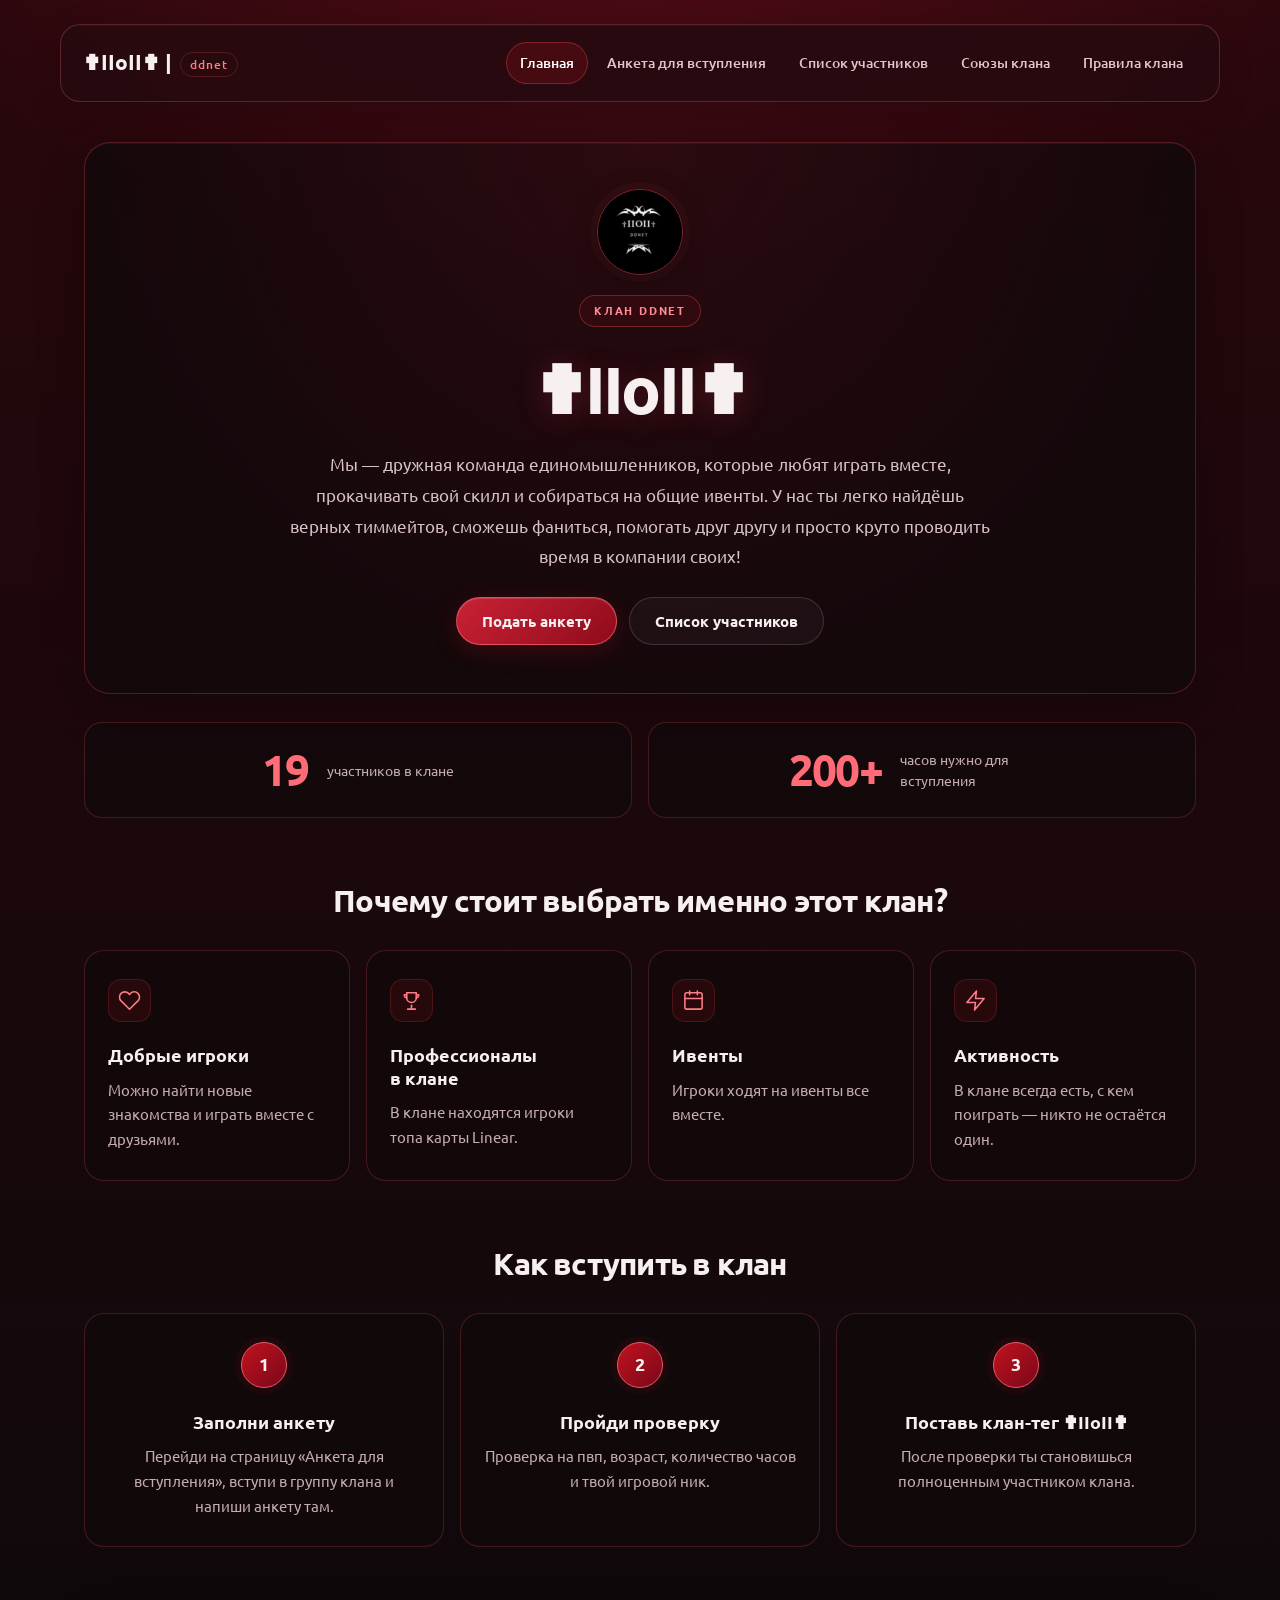
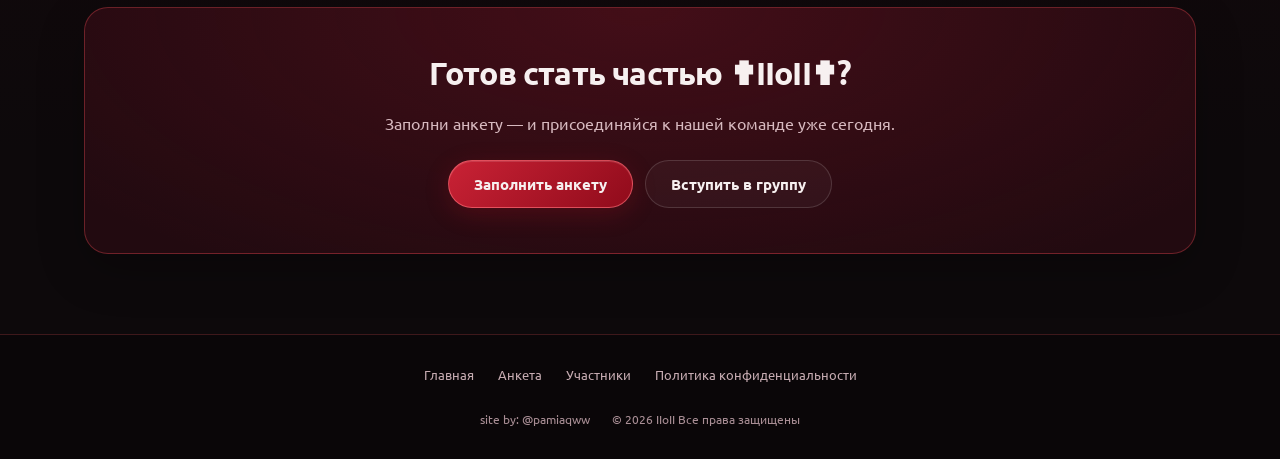
<file: index.html>
<!DOCTYPE html>
<html lang="ru">
<head>
    <meta charset="UTF-8">
    <meta name="viewport" content="width=device-width, initial-scale=1.0">
    <title>IIoII - clan ddnet</title>
    <meta http-equiv="Content-Security-Policy" content="default-src 'self'; script-src 'self' 'unsafe-inline'; style-src 'self' 'unsafe-inline'; img-src 'self'; font-src 'self'; object-src 'none'; base-uri 'self'; form-action 'self'">
    <link rel="stylesheet" href="style.css?v=20261112">
    <link rel="icon" type="image/png" href="img/photo_2026-10-10_19-00-03.jpg">
    <script>document.documentElement.classList.add('js');</script>
    <!-- <script src="script.js"></script> -->
</head>
<body>
    <nav>
        <div class="h1">
            <h1>✟IIoII✟ | <span class="tag">ddnet</span></h1>
        </div>
        <input type="checkbox" id="nav-toggle" class="nav-toggle">
        <label for="nav-toggle" class="burger" aria-label="Открыть меню">
            <span></span>
            <span></span>
            <span></span>
        </label>
        <ul>
            <li><a href="index.html" aria-current="page">Главная</a></li>
            <li><a href="requirements.html">Анкета для вступления</a></li>
            <li><a href="members.html">Список участников</a></li>
            <li><a href="team.html">Союзы клана</a></li>
            <li><a href="rules.html">Правила клана</a></li>
        </ul>
    </nav>

    <div class="content">
        <section class="hero reveal">
            <img class="hero-logo" src="img/photo_2026-10-10_19-00-03.jpg" alt="Эмблема клана IIoII">
            <span class="hero-badge">клан DDNet</span>
            <h1>✟IIoII✟</h1>
            <p>Мы — дружная команда единомышленников, которые любят играть вместе, прокачивать свой скилл и собираться на общие ивенты. У нас ты легко найдёшь верных тиммейтов, сможешь фаниться, помогать друг другу и просто круто проводить время в компании своих!</p>
            <div class="hero-btns">
                <a class="btn btn-primary" href="requirements.html">Подать анкету</a>
                <a class="btn" href="members.html">Список участников</a>
            </div>
        </section>

        <section class="stats reveal">
            <div class="stat">
                <span class="num" data-target="19">0</span>
                <span class="stat-label">участников в клане</span>
            </div>
            <div class="stat">
                <span class="num" data-target="200" data-suffix="+">0</span>
                <span class="stat-label">часов нужно для вступления</span>
            </div>
        </section>

        <h2 class="section-title reveal">Почему стоит выбрать именно этот клан?</h2>
        <div class="about">
            <div class="card reveal">
                <span class="card-icon"><svg viewBox="0 0 24 24" aria-hidden="true"><path d="M20.8 4.6a5.5 5.5 0 0 0-7.8 0L12 5.7l-1-1.1a5.5 5.5 0 0 0-7.8 7.8l1.1 1L12 21.2l7.7-7.8 1.1-1a5.5 5.5 0 0 0 0-7.8z"/></svg></span>
                <h3>Добрые игроки</h3>
                <p>Можно найти новые знакомства и играть вместе с друзьями.</p>
            </div>
            <div class="card reveal">
                <span class="card-icon"><svg viewBox="0 0 24 24" aria-hidden="true"><path d="M8 21h8"/><path d="M12 17v4"/><path d="M7 4h10v5a5 5 0 0 1-10 0V4z"/><path d="M7 6H4.5a2.5 2.5 0 0 0 2.4 3H7"/><path d="M17 6h2.5a2.5 2.5 0 0 1-2.4 3H17"/></svg></span>
                <h3>Профессионалы в клане</h3>
                <p>В клане находятся игроки топа карты Linear.</p>
            </div>
            <div class="card reveal">
                <span class="card-icon"><svg viewBox="0 0 24 24" aria-hidden="true"><rect x="3" y="4" width="18" height="17" rx="2"/><path d="M16 2v4"/><path d="M8 2v4"/><path d="M3 10h18"/></svg></span>
                <h3>Ивенты</h3>
                <p>Игроки ходят на ивенты все вместе.</p>
            </div>
            <div class="card reveal">
                <span class="card-icon"><svg viewBox="0 0 24 24" aria-hidden="true"><path d="M13 2 3 14h9l-1 8 10-12h-9l1-8z"/></svg></span>
                <h3>Активность</h3>
                <p>В клане всегда есть, с кем поиграть — никто не остаётся один.</p>
            </div>
        </div>

        <h2 class="section-title reveal">Как вступить в клан</h2>
        <div class="steps">
            <div class="step reveal">
                <span class="step-num">1</span>
                <h3>Заполни анкету</h3>
                <p>Перейди на страницу «Анкета для вступления», вступи в группу клана и напиши анкету там.</p>
            </div>
            <div class="step reveal">
                <span class="step-num">2</span>
                <h3>Пройди проверку</h3>
                <p>Проверка на пвп, возраст, количество часов и твой игровой ник.</p>
            </div>
            <div class="step reveal">
                <span class="step-num">3</span>
                <h3>Поставь клан-тег ✟IIoII✟</h3>
                <p>После проверки ты становишься полноценным участником клана.</p>
            </div>
        </div>

        <section class="cta reveal">
            <h2>Готов стать частью ✟IIoII✟?</h2>
            <p>Заполни анкету — и присоединяйся к нашей команде уже сегодня.</p>
            <div class="hero-btns">
                <a class="btn btn-primary" href="requirements.html">Заполнить анкету</a>
                <a class="btn" href="https://t.me/+h7Ojsow1FG0yYzdi">Вступить в группу</a>
            </div>
        </section>
    </div>

    <footer>
        <div class="footer-links">
            <a href="index.html">Главная</a>
            <a href="requirements.html">Анкета</a>
            <a href="members.html">Участники</a>
            <a href="privacy.html">Политика конфиденциальности</a>
        </div>
        <div class="info">
            <p>site by: @pamiaqww</p>
            <p>© 2026 IIoII Все права защищены</p>
        </div>
    </footer>

    <script>
        (function () {
            var reveals = document.querySelectorAll('.reveal');
            var counters = document.querySelectorAll('.num[data-target]');

            if (!('IntersectionObserver' in window)) {
                reveals.forEach(function (el) { el.classList.add('visible'); });
                counters.forEach(function (el) {
                    el.textContent = el.dataset.target + (el.dataset.suffix || '');
                });
                return;
            }

            var io = new IntersectionObserver(function (entries) {
                entries.forEach(function (entry) {
                    if (!entry.isIntersecting) return;
                    entry.target.classList.add('visible');
                    io.unobserve(entry.target);
                });
            }, { threshold: 0.15 });
            reveals.forEach(function (el) { io.observe(el); });

            var cio = new IntersectionObserver(function (entries) {
                entries.forEach(function (entry) {
                    if (!entry.isIntersecting) return;
                    var el = entry.target;
                    var target = parseInt(el.dataset.target, 10);
                    var suffix = el.dataset.suffix || '';
                    var duration = 1300;
                    var start = performance.now();

                    function tick(now) {
                        var p = Math.min((now - start) / duration, 1);
                        var eased = 1 - Math.pow(1 - p, 3);
                        el.textContent = Math.round(target * eased) + suffix;
                        if (p < 1) requestAnimationFrame(tick);
                    }
                    requestAnimationFrame(tick);
                    cio.unobserve(el);
                });
            }, { threshold: 0.5 });
            counters.forEach(function (el) { cio.observe(el); });
        })();
    </script>
</body>
</html>
</file>
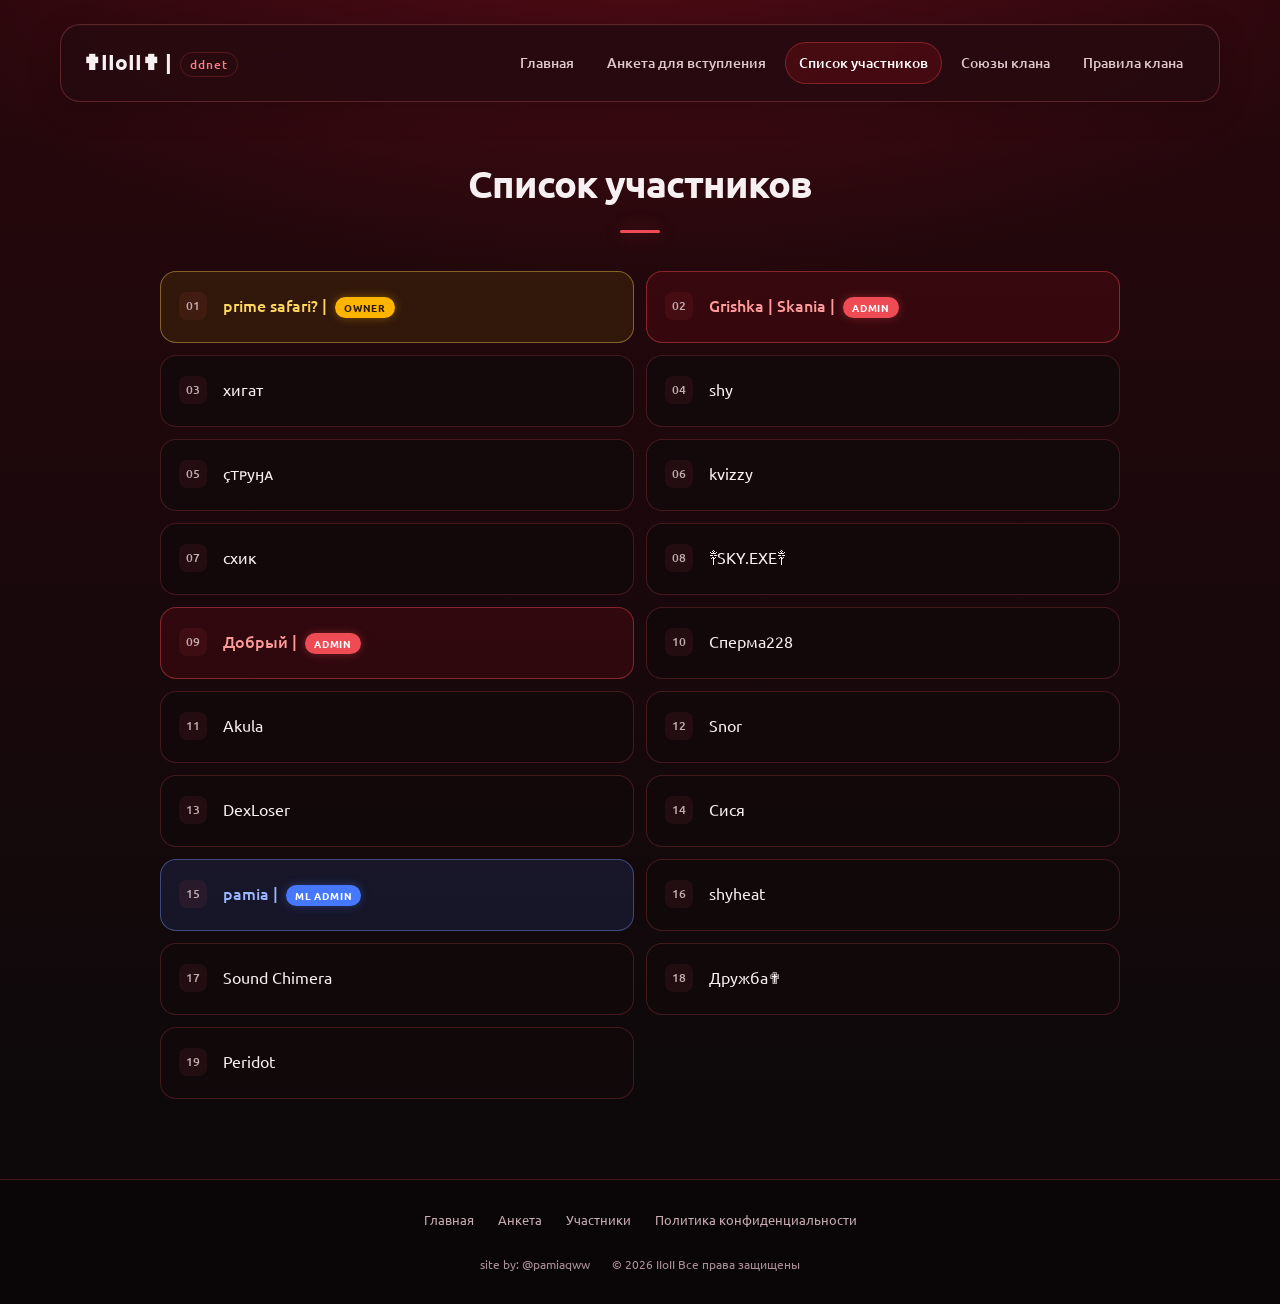
<file: members.html>
<!DOCTYPE html>
<html lang="ru">
<head>
    <meta charset="UTF-8">
    <meta name="viewport" content="width=device-width, initial-scale=1.0">
    <title>IIoII - clan ddnet</title>
    <meta http-equiv="Content-Security-Policy" content="default-src 'self'; script-src 'self' 'unsafe-inline'; style-src 'self' 'unsafe-inline'; img-src 'self'; font-src 'self'; object-src 'none'; base-uri 'self'; form-action 'self'">
    <link rel="icon" type="image/png" href="img/photo_2026-10-10_19-00-03.jpg">
    <link rel="stylesheet" href="style.css?v=20261112">
    <link rel="stylesheet" href="members.css?v=20261112">
</head>
<body class="page-members">
    <nav>
        <div class="h1">
            <h1>✟IIoII✟ | <span class="tag">ddnet</span></h1>
        </div>
        <input type="checkbox" id="nav-toggle" class="nav-toggle">
        <label for="nav-toggle" class="burger" aria-label="Открыть меню">
            <span></span>
            <span></span>
            <span></span>
        </label>
        <ul>
            <li><a href="index.html">Главная</a></li>
            <li><a href="requirements.html">Анкета для вступления</a></li>
            <li><a href="members.html" aria-current="page">Список участников</a></li>
            <li><a href="team.html">Союзы клана</a></li>
            <li><a href="rules.html">Правила клана</a></li>
        </ul>
    </nav>

    <div class="content">
        <h1>Список участников</h1>
        <div class="members">
            <p class="leader">prime safari? |</p> <!--1-->
            <p class="admin">Grishka | Skania |</p> <!--2-->
            <p>хигат</p> <!--3-->
            <p>shy</p> <!--4-->
            <p>çᴛᴘyӈᴀ</p> <!--5-->
            <p>kvizzy</p> <!--6-->
            <p>схик</p> <!--7-->
            <p>༒SKY.EXE༒</p> <!--8-->
            <p class="admin">Добрый |</p> <!--9-->
            <p>Сперма228</p> <!--10-->
            <p>Akula</p> <!--14-->
            <p>Snor</p> <!--11-->
            <p>DexLoser</p> <!--12-->
            <p>Сися</p> <!--13-->
            <p class="junior-admin">pamia |</p> <!--15-->
             <p>shyheat</p> <!--16-->
            <p>Sound Chimera</p> <!--17-->
            <p>Дружба✟</p> <!--18-->
            <p>Peridot</p> <!--19-->
        </div>
    </div>

    <footer>
        <div class="footer-links">
            <a href="index.html">Главная</a>
            <a href="requirements.html">Анкета</a>
            <a href="members.html">Участники</a>
            <a href="privacy.html">Политика конфиденциальности</a>
        </div>
        <div class="info">
            <p>site by: @pamiaqww</p>
            <p>© 2026 IIoII Все права защищены</p>
        </div>
    </footer>
</body>
</html>
</file>
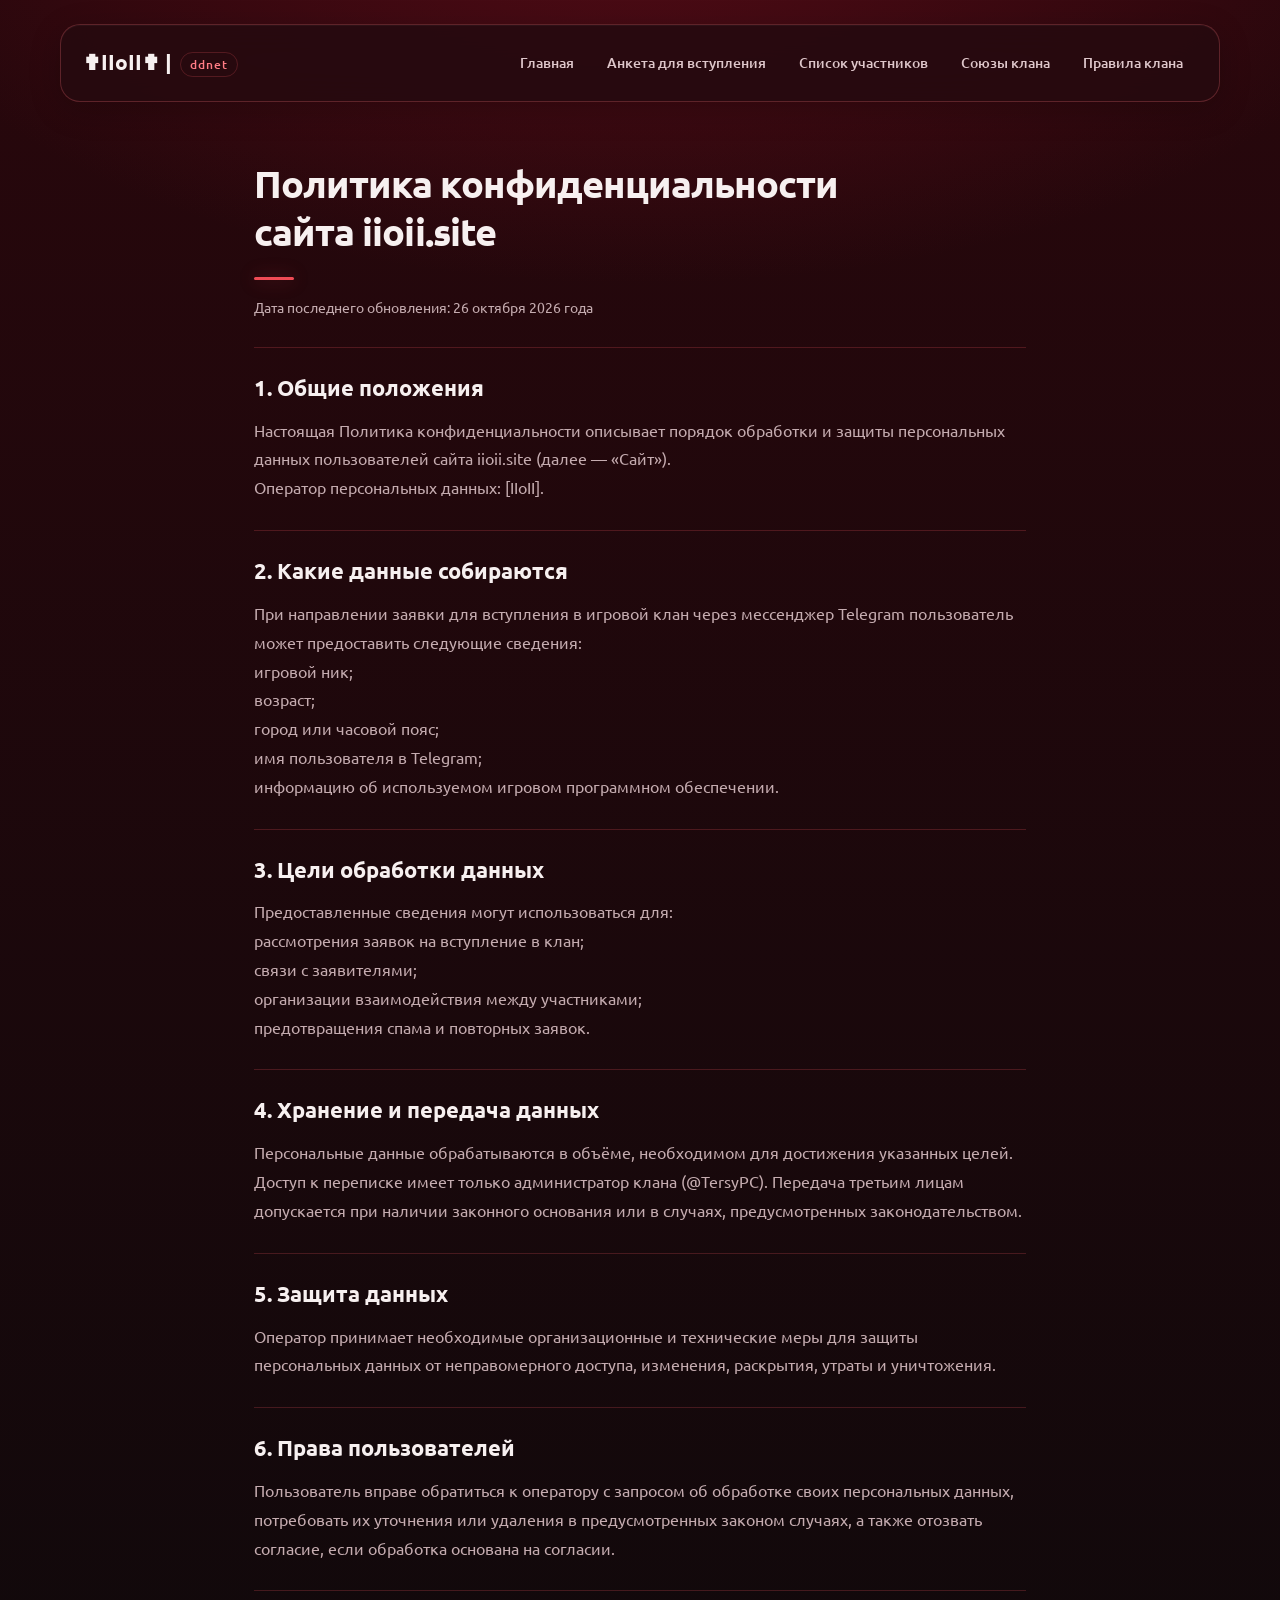
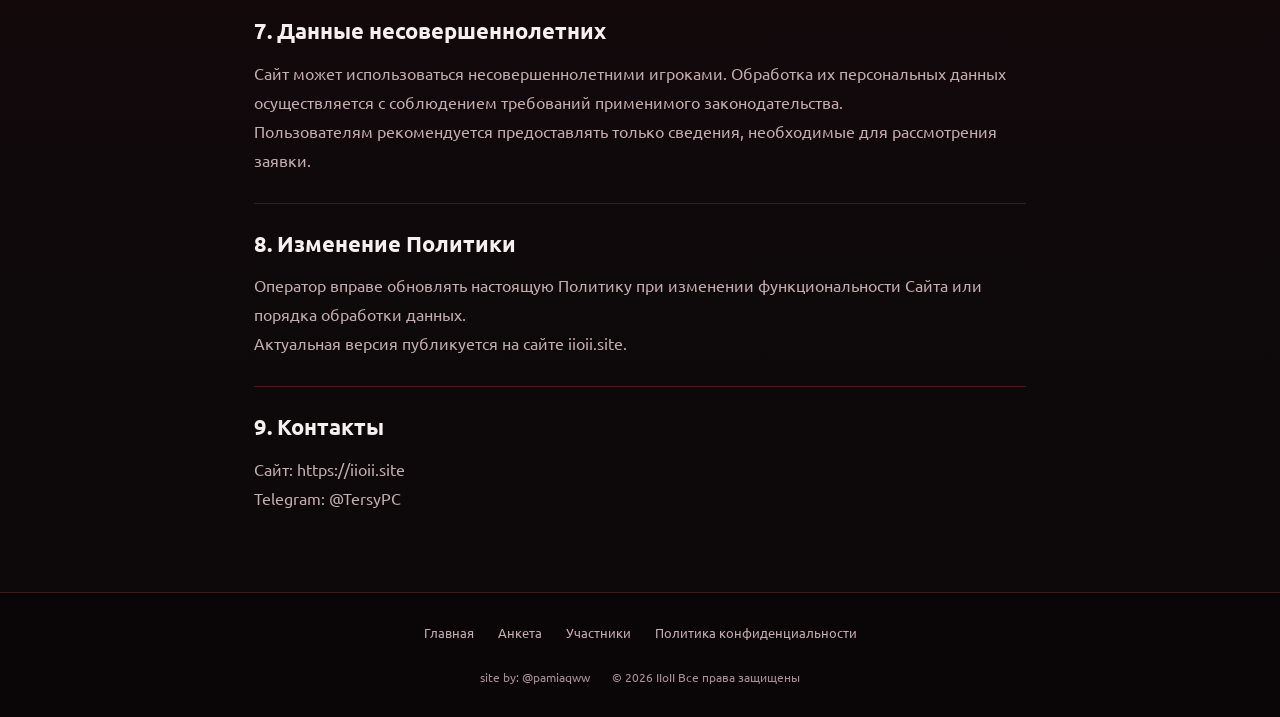
<file: privacy.html>
<!DOCTYPE html>
<html lang="ru">
<head>
    <meta charset="UTF-8">
    <meta name="viewport" content="width=device-width, initial-scale=1.0">
    <title>IIoII - clan ddnet</title>
    <meta http-equiv="Content-Security-Policy" content="default-src 'self'; script-src 'self' 'unsafe-inline'; style-src 'self' 'unsafe-inline'; img-src 'self'; font-src 'self'; object-src 'none'; base-uri 'self'; form-action 'self'">
    <link rel="stylesheet" href="style.css?v=20261112">
    <link rel="stylesheet" href="privacy.css?v=20261112">
    <link rel="icon" type="image/png" href="img/photo_2026-10-10_19-00-03.jpg">
</head>
<body class="page-privacy">
    <nav>
        <div class="h1">
            <h1>✟IIoII✟ | <span class="tag">ddnet</span></h1>
        </div>
        <input type="checkbox" id="nav-toggle" class="nav-toggle">
        <label for="nav-toggle" class="burger" aria-label="Открыть меню">
            <span></span>
            <span></span>
            <span></span>
        </label>
        <ul>
            <li><a href="index.html">Главная</a></li>
            <li><a href="requirements.html">Анкета для вступления</a></li>
            <li><a href="members.html">Список участников</a></li>
            <li><a href="team.html">Союзы клана</a></li>
            <li><a href="rules.html">Правила клана</a></li>
        </ul>
    </nav>

   <div class="content">
    <h1>Политика конфиденциальности сайта iioii.site</h1>
    <p>Дата последнего обновления: 26 октября 2026 года</p>
    <h3>1. Общие положения</h3>
    <p>Настоящая Политика конфиденциальности описывает порядок обработки и защиты персональных данных пользователей сайта iioii.site (далее — «Сайт»).<br>Оператор персональных данных: [IIoII].</p>
    <h3>2. Какие данные собираются</h3>
    <p>При направлении заявки для вступления в игровой клан через мессенджер Telegram пользователь может предоставить следующие сведения:<br>игровой ник;<br>возраст;<br>город или часовой пояс;<br>имя пользователя в Telegram;<br>информацию об используемом игровом программном обеспечении.</p>
    <h3>3. Цели обработки данных</h3>
    <p>Предоставленные сведения могут использоваться для:<br>рассмотрения заявок на вступление в клан;<br>связи с заявителями;<br>организации взаимодействия между участниками;<br>предотвращения спама и повторных заявок.</p>
    <h3>4. Хранение и передача данных</h3>
    <p>Персональные данные обрабатываются в объёме, необходимом для достижения указанных целей.<br>Доступ к переписке имеет только администратор клана (@TersyPC). Передача третьим лицам допускается при наличии законного основания или в случаях, предусмотренных законодательством.</p>
    <h3>5. Защита данных</h3>
    <p>Оператор принимает необходимые организационные и технические меры для защиты персональных данных от неправомерного доступа, изменения, раскрытия, утраты и уничтожения.</p>
    <h3>6. Права пользователей</h3>
    <p>Пользователь вправе обратиться к оператору с запросом об обработке своих персональных данных, потребовать их уточнения или удаления в предусмотренных законом случаях, а также отозвать согласие, если обработка основана на согласии.</p>
    <h3>7. Данные несовершеннолетних</h3>
    <p>Сайт может использоваться несовершеннолетними игроками. Обработка их персональных данных осуществляется с соблюдением требований применимого законодательства.<br>Пользователям рекомендуется предоставлять только сведения, необходимые для рассмотрения заявки.</p>
    <h3>8. Изменение Политики</h3>
    <p>Оператор вправе обновлять настоящую Политику при изменении функциональности Сайта или порядка обработки данных.<br>Актуальная версия публикуется на сайте iioii.site.</p>
    <h3>9. Контакты</h3>
    <p>Сайт: https://iioii.site<br>Telegram: @TersyPC</p>
</div>
    
    <footer>
        <div class="footer-links">
            <a href="index.html">Главная</a>
            <a href="requirements.html">Анкета</a>
            <a href="members.html">Участники</a>
            <a href="privacy.html">Политика конфиденциальности</a>
        </div>
        <div class="info">
            <p>site by: @pamiaqww</p>
            <p>© 2026 IIoII Все права защищены</p>
        </div>
    </footer>

</body>
</html>
</file>
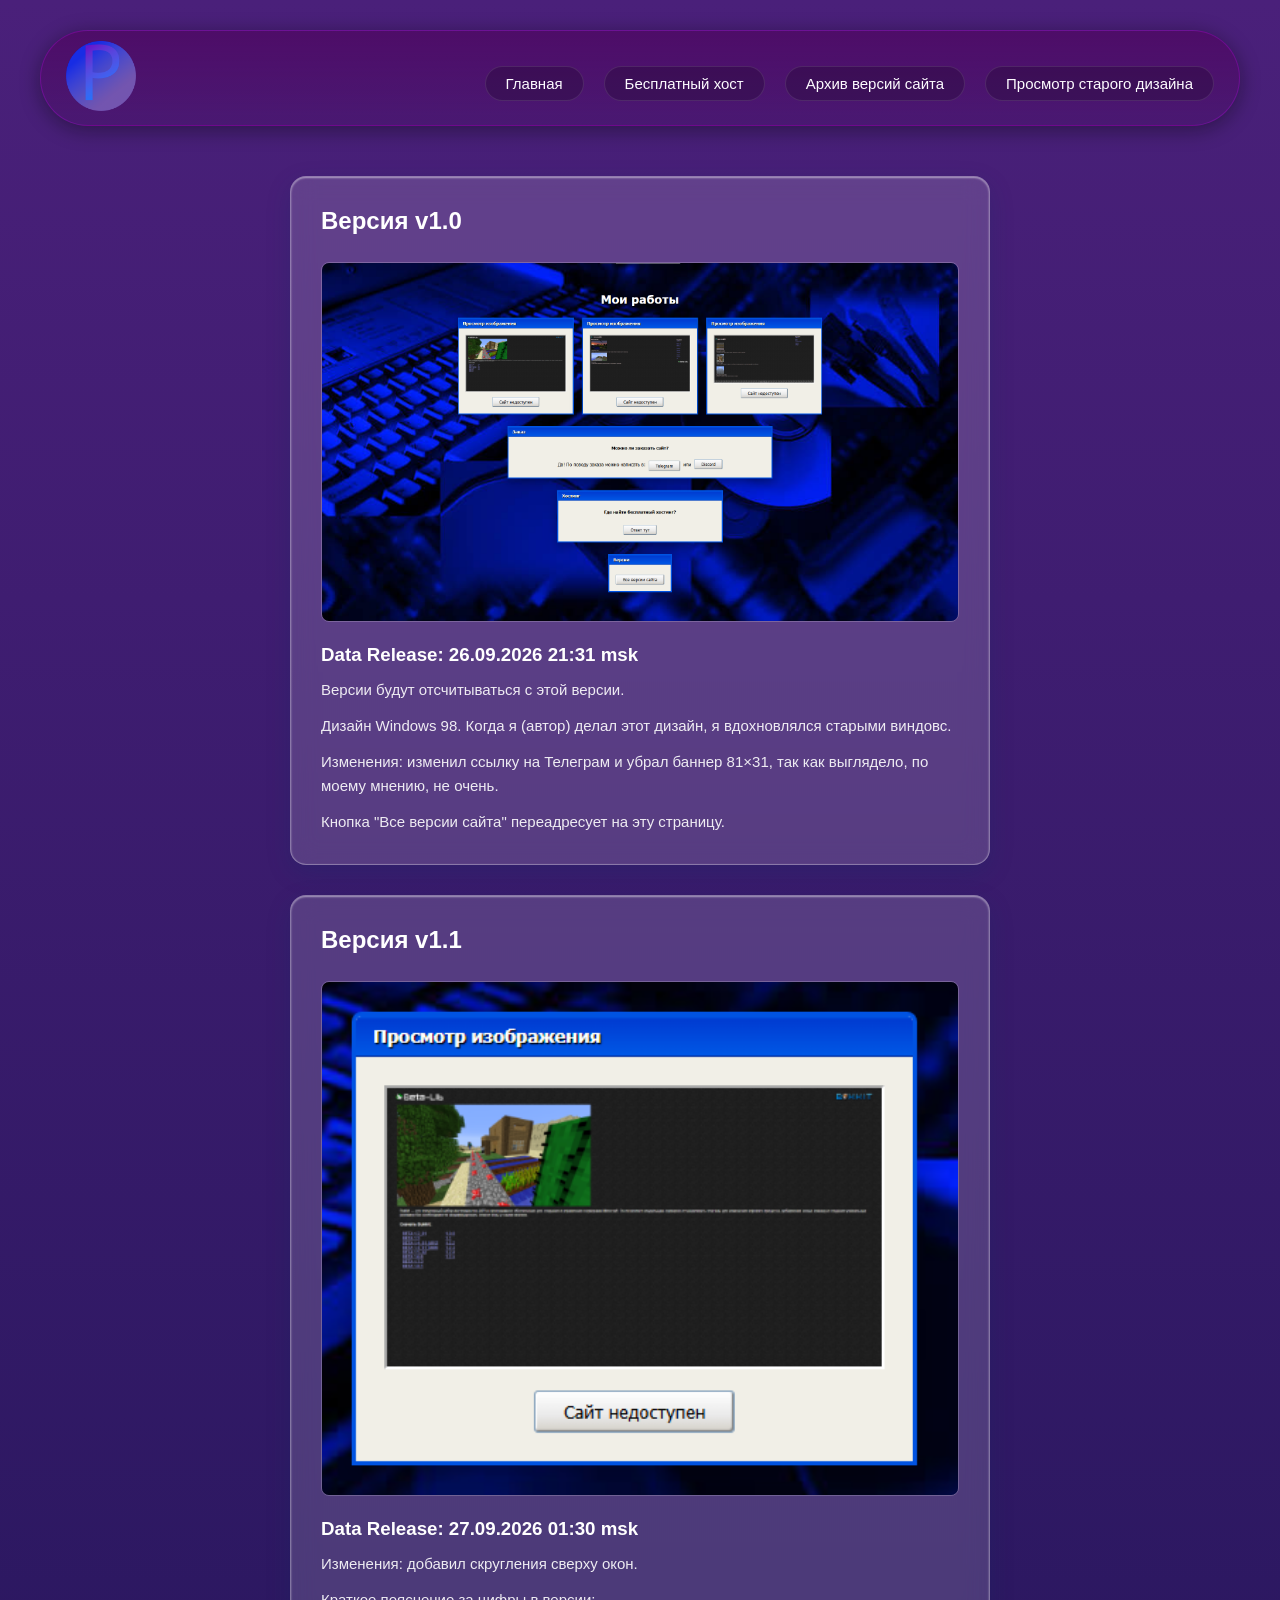
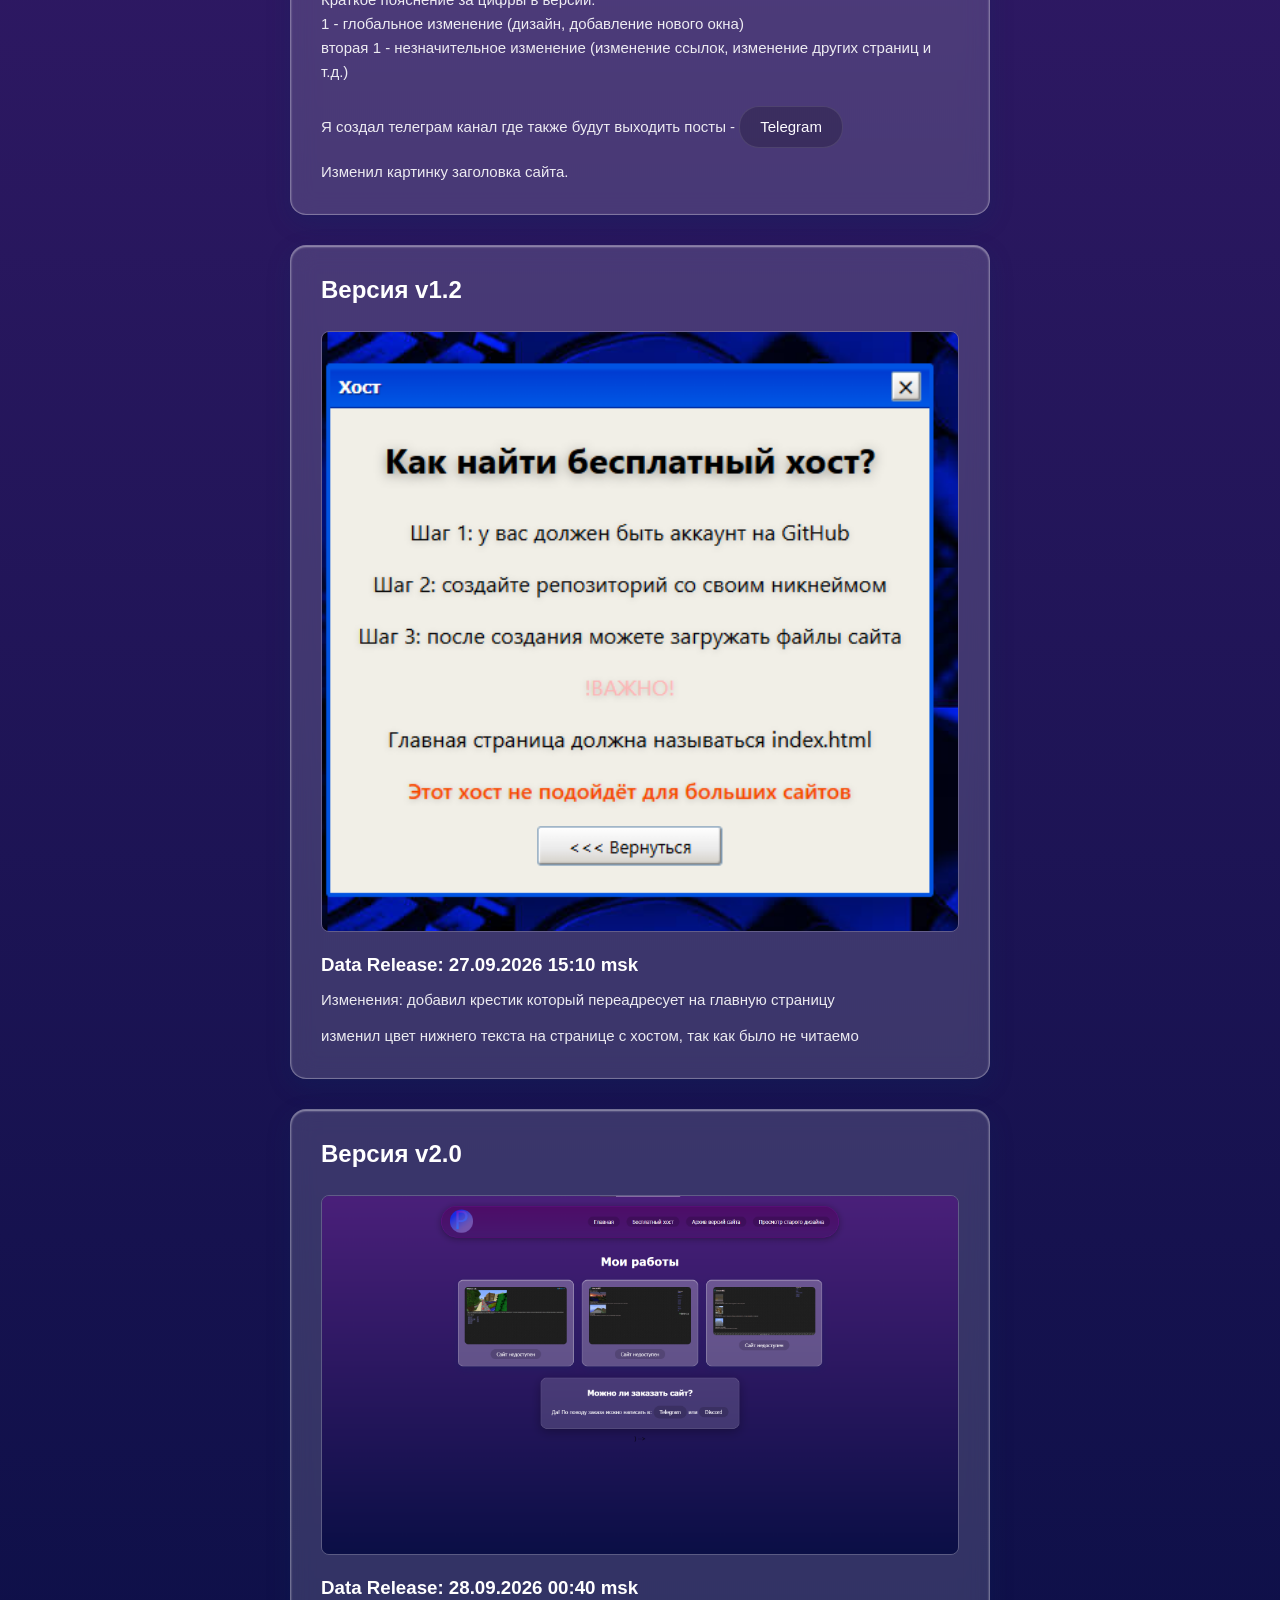
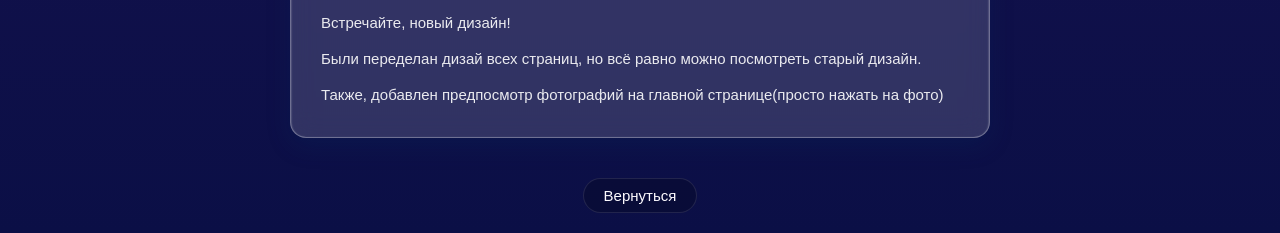
<file: releases.html>
<!DOCTYPE html>
<html lang="ru">
<head>
    <meta charset="UTF-8">
    <meta name="viewport" content="width=device-width, initial-scale=1.0">
    <title>Обновления сайта</title>
    <link rel="stylesheet" href="releases.css">
    <link rel="icon" type="image/png" href="img/p.png">
    <meta name="description" content="Архив версий сайта pamia.site">
</head>
<body>

    <nav>
        <div class="img-nav">
            <img src="img/p.png" style="width: 70px;">
        </div>
            <ul class="nav-ul">
                <li><a href="index.html" class="btn">Главная</a></li>
                <li><a href="host.html" class="btn">Бесплатный хост</a></li>
                <li><a href="releases.html" class="btn">Архив версий сайта</a></li>
                <li ><a href="index.html" class="btn">Просмотр старого дизайна</a></li>
            </ul>
    </nav>

    <div class="content">
        <div class="version">
            <div class="about">
                <h2>Версия v1.0</h2>
                <img src="img/Аннотация 2026-09-27 001821.png">
                <h3>Data Release: 26.09.2026 21:31 msk</h3>
                <p>Версии будут отсчитываться с этой версии.</p>
                <p>Дизайн Windows 98. Когда я (автор) делал этот дизайн, я вдохновлялся старыми виндовс.</p>
                <p>Изменения: изменил ссылку на Телеграм и убрал баннер 81×31, так как выглядело, по моему мнению, не очень.</p>
                <p>Кнопка "Все версии сайта" переадресует на эту страницу.</p>
            </div>
        </div>

    <div class="version">
        <div class="about">
            <h2>Версия v1.1</h2>
            <img src="img/Аннотация 2026-09-27 042142.png">
            <h3>Data Release: 27.09.2026 01:30 msk</h3>
            <p>Изменения: добавил скругления сверху окон.</p>
            <p>Краткое пояснение за цифры в версии:<br>
            1 - глобальное изменение (дизайн, добавление нового окна)<br>
            вторая 1 - незначительное изменение (изменение ссылок, изменение других страниц и т.д.)</p>
            <p>Я создал телеграм канал где также будут выходить посты - <a href="https://t.me/pamiawq" class="host-btn">Telegram</a></p>
            <p>Изменил картинку заголовка сайта.</p>
            </div>
        </div>

    <div class="version">
        <div class="about">
            <h2>Версия v1.2</h2>
            <img src="img/Аннотация 2026-09-27 190248.png">
            <h3>Data Release: 27.09.2026 15:10 msk</h3>
            <p>Изменения: добавил крестик который переадресует на главную страницу</p>
            <p>изменил цвет нижнего текста на странице с хостом, так как было не читаемо</p>
        </div>
    </div>
    <div class="version">
        <div class="about">
            <h2>Версия v2.0</h2>
            <img src="img//Снимок экрана 2026-09-28 042821.png">
            <h3>Data Release: 28.09.2026 00:40 msk</h3>
            <p>Встречайте, новый дизайн!</p>
            <p>Были переделан дизай всех страниц, но всё равно можно посмотреть старый дизайн.</p>
            <p>Также, добавлен предпосмотр фотографий на главной странице(просто нажать на фото)</p>
        </div>
    </div>
        <a href="index.html" class="host-btn">Вернуться</a>
    </div>

    <!-- <script src="transition.js"></script>
    <!-- <link rel="stylesheet" href="transition.css"> нереалезованная идея... -->
</body>
</html>
</file>
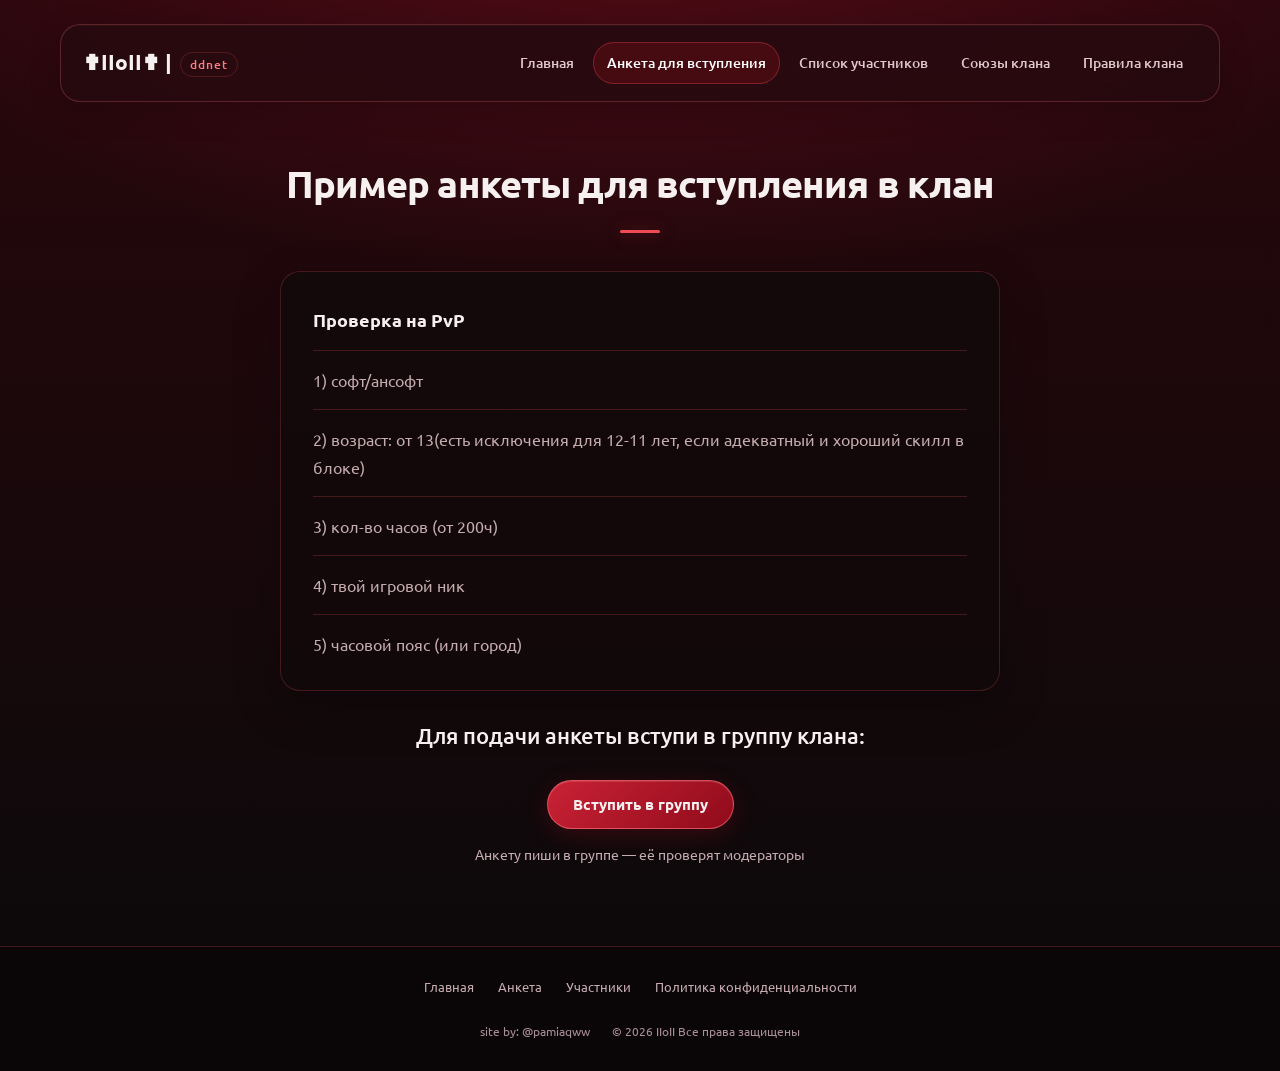
<file: requirements.html>
<!DOCTYPE html>
<html lang="ru">
<head>
    <meta charset="UTF-8">
    <meta name="viewport" content="width=device-width, initial-scale=1.0">
    <title>IIoII - clan ddnet</title>
    <meta http-equiv="Content-Security-Policy" content="default-src 'self'; script-src 'self' 'unsafe-inline'; style-src 'self' 'unsafe-inline'; img-src 'self'; font-src 'self'; object-src 'none'; base-uri 'self'; form-action 'self'">
    <link rel="stylesheet" href="style.css?v=20261112">
    <link rel="stylesheet" href="requirements.css?v=20261112b">
    <link rel="icon" type="image/png" href="img/photo_2026-10-10_19-00-03.jpg">
</head>
<body class="page-requirements">
    <nav>
        <div class="h1">
            <h1>✟IIoII✟ | <span class="tag">ddnet</span></h1>
        </div>
        <input type="checkbox" id="nav-toggle" class="nav-toggle">
        <label for="nav-toggle" class="burger" aria-label="Открыть меню">
            <span></span>
            <span></span>
            <span></span>
        </label>
        <ul>
            <li><a href="index.html">Главная</a></li>
            <li><a href="requirements.html" aria-current="page">Анкета для вступления</a></li>
            <li><a href="members.html">Список участников</a></li>
            <li><a href="team.html">Союзы клана</a></li>
            <li><a href="rules.html">Правила клана</a></li>
        </ul>
    </nav>

    <div class="content">
        <h1>Пример анкеты для вступления в клан</h1>
        <div class="req">
            <p>Проверка на PvP</p>
            <p>1) софт/ансофт</p>
            <p>2) возраст: от 13(есть исключения для 12-11 лет, если адекватный и хороший скилл в блоке)</p>
            <p>3) кол-во часов (от 200ч)</p>
            <p>4) твой игровой ник</p>
            <p>5) часовой пояс (или город)</p>
        </div>
        <h3>Для подачи анкеты вступи в группу клана:</h3>
        <div class="admins">
            <div class="btn-tg">
                <a href="https://t.me/+h7Ojsow1FG0yYzdi" class="pod btn-primary">Вступить в группу</a>
            </div>
            <div class="btn-but">
                <p>Анкету пиши в группе — её проверят модераторы</p>
            </div>
        </div>
    </div>

    <footer>
        <div class="footer-links">
            <a href="index.html">Главная</a>
            <a href="requirements.html">Анкета</a>
            <a href="members.html">Участники</a>
            <a href="privacy.html">Политика конфиденциальности</a>
        </div>
        <div class="info">
            <p>site by: @pamiaqww</p>
            <p>© 2026 IIoII Все права защищены</p>
        </div>
    </footer>
</body>
</html>
</file>
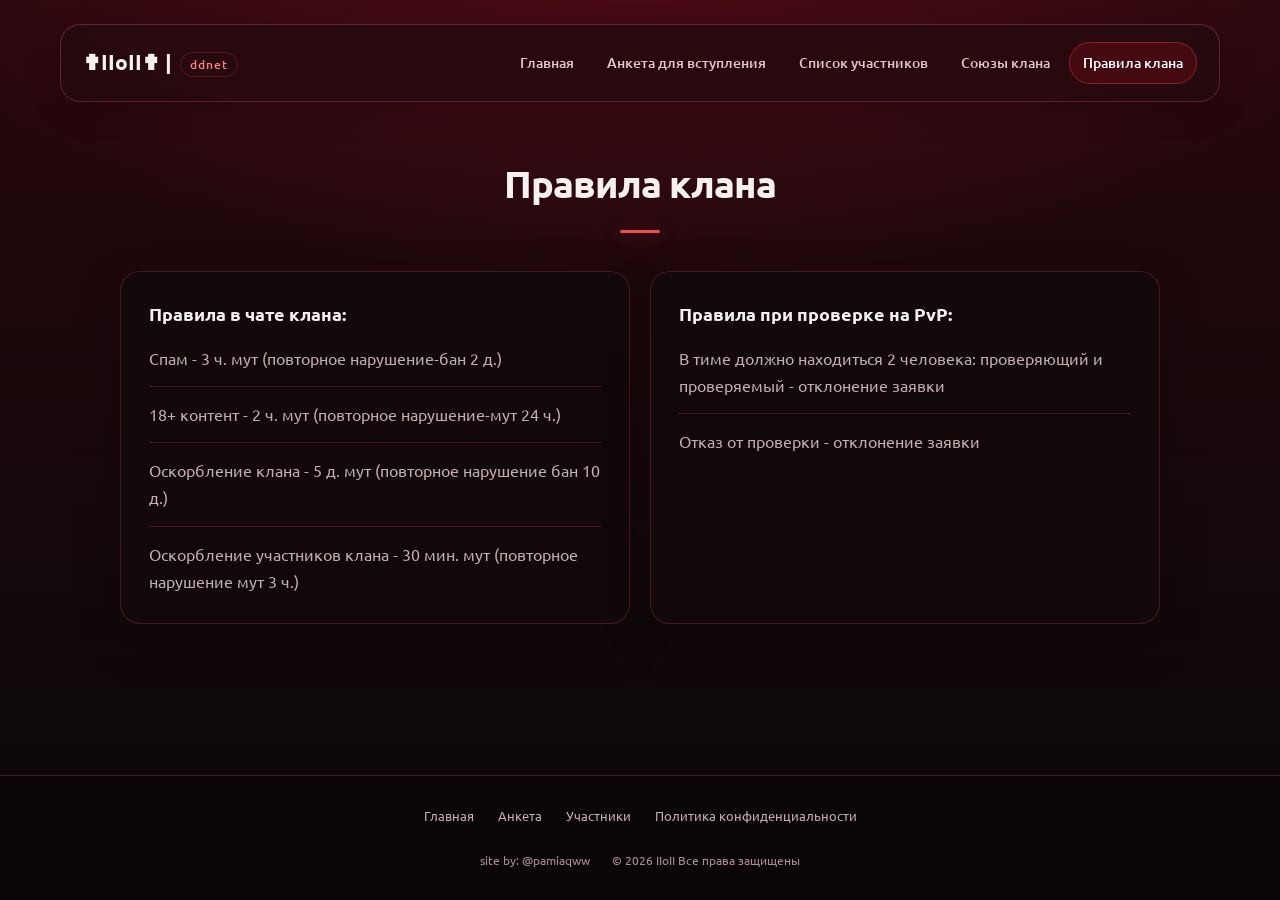
<file: rules.html>
<!DOCTYPE html>
<html lang="ru">
<head>
    <meta charset="UTF-8">
    <meta name="viewport" content="width=device-width, initial-scale=1.0">
    <title>IIoII - clan ddnet</title>
    <meta http-equiv="Content-Security-Policy" content="default-src 'self'; script-src 'self' 'unsafe-inline'; style-src 'self' 'unsafe-inline'; img-src 'self'; font-src 'self'; object-src 'none'; base-uri 'self'; form-action 'self'">
    <link rel="stylesheet" href="style.css?v=20261112">
    <link rel="stylesheet" href="rules.css?v=20261112b">
    <link rel="icon" type="image/png" href="img/photo_2026-10-10_19-00-03.jpg">
</head>
<body class="page-rules">
    <nav>
        <div class="h1">
            <h1>✟IIoII✟ | <span class="tag">ddnet</span></h1>
        </div>
        <input type="checkbox" id="nav-toggle" class="nav-toggle">
        <label for="nav-toggle" class="burger" aria-label="Открыть меню">
            <span></span>
            <span></span>
            <span></span>
        </label>
        <ul>
            <li><a href="index.html">Главная</a></li>
            <li><a href="requirements.html">Анкета для вступления</a></li>
            <li><a href="members.html">Список участников</a></li>
            <li><a href="team.html">Союзы клана</a></li>
            <li><a href="rules.html" aria-current="page">Правила клана</a></li>
        </ul>
    </nav>

    <div class="content">
        <h1>Правила клана</h1>
        <div class="rules">

            <div class="chat rule">
                <h3>Правила в чате клана:</h3>
                <p>Спам - 3 ч. мут (повторное нарушение-бан 2 д.)</p>
                <p>18+ контент - 2 ч. мут (повторное нарушение-мут 24 ч.)</p>
                <p>Оскорбление клана - 5 д. мут (повторное нарушение бан 10 д.)</p>
                <P>Оскорбление участников клана - 30 мин. мут (повторное нарушение мут 3 ч.)</P>
            </div>

            <div class="proverka rule">
                <h3>Правила при проверке на PvP:</h3>
                <p>В тиме должно находиться 2 человека: проверяющий и проверяемый - отклонение заявки</p>
                <p>Отказ от проверки - отклонение заявки</p>
            </div>
        </div>
    </div>

    <footer>
        <div class="footer-links">
            <a href="index.html">Главная</a>
            <a href="requirements.html">Анкета</a>
            <a href="members.html">Участники</a>
            <a href="privacy.html">Политика конфиденциальности</a>
        </div>
        <div class="info">
            <p>site by: @pamiaqww</p>
            <p>© 2026 IIoII Все права защищены</p>
        </div>
    </footer>
</body>
</html>
</file>
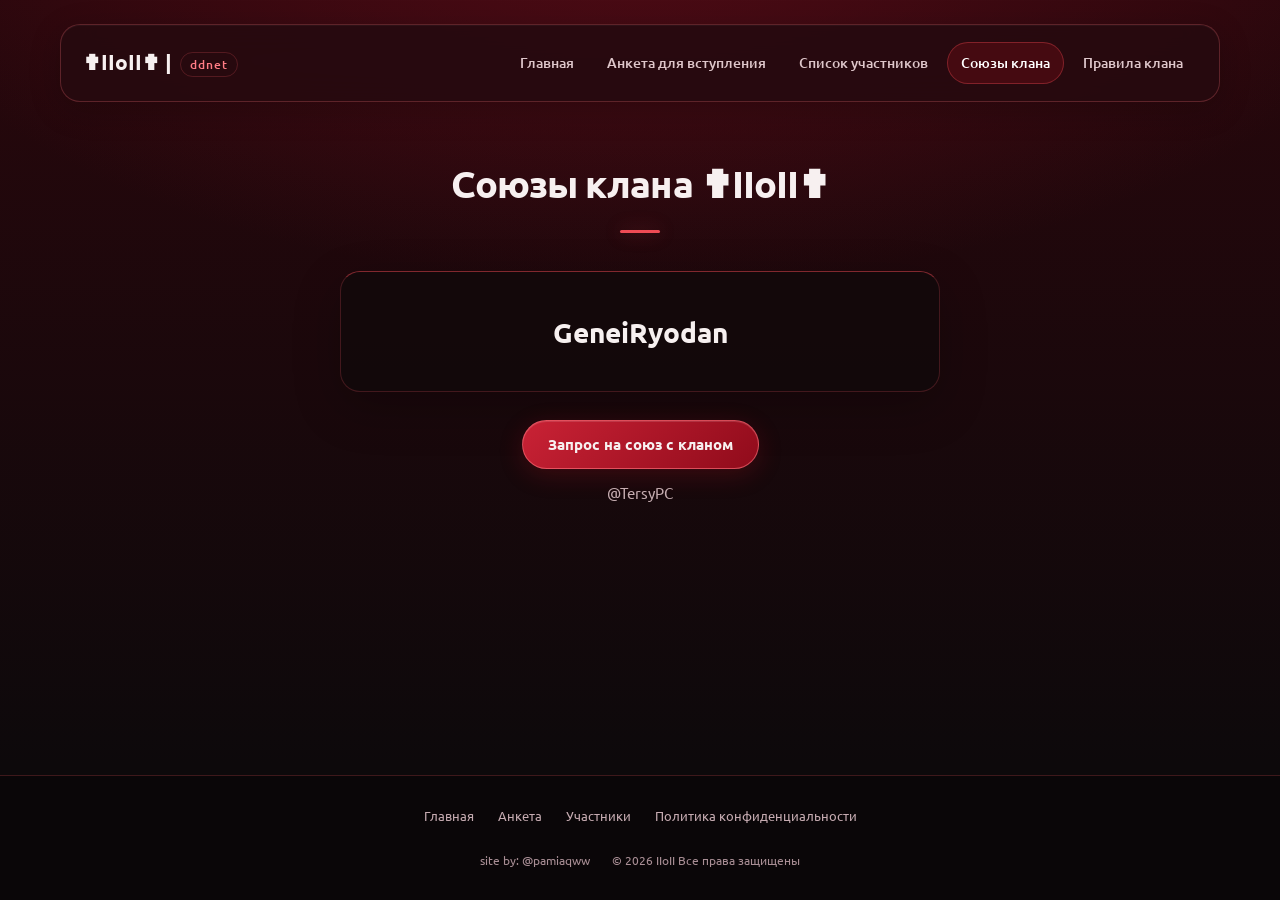
<file: team.html>
<!DOCTYPE html>
<html lang="ru">
<head>
    <meta charset="UTF-8">
    <meta name="viewport" content="width=device-width, initial-scale=1.0">
    <title>IIoII - clan ddnet</title>
    <meta http-equiv="Content-Security-Policy" content="default-src 'self'; script-src 'self' 'unsafe-inline'; style-src 'self' 'unsafe-inline'; img-src 'self'; font-src 'self'; object-src 'none'; base-uri 'self'; form-action 'self'">
    <link rel="stylesheet" href="style.css?v=20261112">
    <link rel="stylesheet" href="team.css?v=20261112b">
    <link rel="icon" type="image/png" href="img/photo_2026-10-10_19-00-03.jpg">
</head>
<body class="page-team">
    <nav>
        <div class="h1">
            <h1>✟IIoII✟ | <span class="tag">ddnet</span></h1>
        </div>
        <input type="checkbox" id="nav-toggle" class="nav-toggle">
        <label for="nav-toggle" class="burger" aria-label="Открыть меню">
            <span></span>
            <span></span>
            <span></span>
        </label>
        <ul>
            <li><a href="index.html">Главная</a></li>
            <li><a href="requirements.html">Анкета для вступления</a></li>
            <li><a href="members.html">Список участников</a></li>
            <li><a href="team.html" aria-current="page">Союзы клана</a></li>
            <li><a href="rules.html">Правила клана</a></li>
        </ul>
    </nav>
    
    <div class="content">
        <h1>Союзы клана ✟IIoII✟</h1>
        <div class="team">
            <p>GeneiRyodan</p>
        </div>
        <div class="team-contant">
            <a href="https://t.me/TersyPC" class="btn btn-primary">Запрос на союз с кланом</a>
            <p>@TersyPC</p>
        </div>
    </div>

    <footer>
        <div class="footer-links">
            <a href="index.html">Главная</a>
            <a href="requirements.html">Анкета</a>
            <a href="members.html">Участники</a>
            <a href="privacy.html">Политика конфиденциальности</a>
        </div>
        <div class="info">
            <p>site by: @pamiaqww</p>
            <p>© 2026 IIoII Все права защищены</p>
        </div>
    </footer>
</body>
</html>
</file>
<file: style.css>
@font-face {
    font-family: 'CustomFont';
    src: url('src/font/Ubuntu-Regular.ttf') format('truetype');
    font-weight: 400;
    font-style: normal;
    font-display: swap;
}

@font-face {
    font-family: 'CustomFont';
    src: url('src/font/Ubuntu-Medium.ttf') format('truetype');
    font-weight: 500;
    font-style: normal;
    font-display: swap;
}

@font-face {
    font-family: 'CustomFont';
    src: url('src/font/Ubuntu-Bold.ttf') format('truetype');
    font-weight: 700;
    font-style: normal;
    font-display: swap;
}

:root {
    color-scheme: dark;
    --text: #f7f0f0;
    --muted: #c5acb0;
    --accent: #ef4b55;
    --accent-strong: #c1121f;
    --line: rgba(244, 89, 98, 0.22);
    --surface: rgba(18, 9, 11, 0.86);
    --radius: 20px;
    --shadow: 0 16px 48px rgba(0, 0, 0, 0.24);
}

* {
    box-sizing: border-box;
    margin: 0;
    padding: 0;
}

html {
    scroll-behavior: smooth;
    scroll-padding-top: 130px;
}

body {
    min-width: 280px;
    min-height: 100vh;
    display: flex;
    flex-direction: column;
    background: radial-gradient(ellipse 1100px 520px at 50% -80px, rgba(122, 16, 32, 0.5), transparent 70%), linear-gradient(180deg, #28070c, #0d090b 85%);
    color: var(--text);
    font-family: 'CustomFont', 'Segoe UI', sans-serif;
    font-size: 16px;
    line-height: 1.6;
}

::selection {
    background: #a62335;
    color: #fff;
}

h1, h2, h3 {
    line-height: 1.25;
    font-weight: 700;
    text-wrap: balance;
}

a {
    color: inherit;
    text-decoration: none;
    -webkit-tap-highlight-color: transparent;
}

a:focus-visible {
    outline: 2px solid #ff8991;
    outline-offset: 5px;
}

nav {
    position: sticky;
    top: 16px;
    z-index: 10;
    display: flex;
    justify-content: space-between;
    align-items: center;
    gap: 20px;
    width: calc(100% - 48px);
    max-width: 1160px;
    margin: 24px auto 16px;
    padding: 17px 22px;
    border: 1px solid rgba(255, 113, 120, 0.25);
    border-radius: var(--radius);
    background: rgba(39, 10, 15, 0.94);
    box-shadow: 0 8px 32px rgba(0, 0, 0, 0.2), inset 0 1px rgba(255, 255, 255, 0.03);
    backdrop-filter: blur(16px);
}

nav .h1 h1 {
    font-size: 21px;
    white-space: nowrap;
}

nav .tag {
    display: inline-block;
    padding: 4px 9px;
    margin-left: 3px;
    border: 1px solid var(--line);
    border-radius: 999px;
    color: #ff7c85;
    font-size: 12px;
    font-weight: 500;
    letter-spacing: 0.08em;
    vertical-align: middle;
}

nav ul {
    display: flex;
    align-items: center;
    gap: 5px;
    list-style: none;
}

nav a {
    display: block;
    padding: 9px 13px;
    border: 1px solid transparent;
    border-radius: 999px;
    color: #dec6ca;
    font-size: 14px;
    font-weight: 500;
    white-space: nowrap;
    transition: color 0.2s ease, background-color 0.2s ease, border-color 0.2s ease;
}

nav a[aria-current='page'] {
    background: rgba(193, 18, 31, 0.2);
    border-color: rgba(239, 75, 85, 0.36);
    color: #fff;
}

.nav-toggle,
.burger {
    display: none;
}

.content {
    display: flex;
    flex-direction: column;
    align-items: center;
    gap: 28px;
    width: 100%;
    max-width: 1160px;
    margin: 0 auto;
    padding: 24px 24px 80px;
    text-align: center;
}

.content > h1 {
    max-width: 820px;
    margin: 18px 0 10px;
    font-size: clamp(27px, 4vw, 38px);
    letter-spacing: -0.025em;
}

.content > h1::after {
    content: '';
    display: block;
    width: 40px;
    height: 3px;
    margin: 22px auto 0;
    border-radius: 3px;
    background: var(--accent);
    box-shadow: 0 0 18px rgba(239, 75, 85, 0.35);
}

.hero {
    display: flex;
    flex-direction: column;
    align-items: center;
    gap: 20px;
    width: 100%;
    padding: 46px 36px 48px;
    border: 1px solid rgba(239, 75, 85, 0.3);
    border-radius: 26px;
    background: radial-gradient(ellipse at 50% 0, rgba(128, 22, 39, 0.2), transparent 72%), var(--surface);
    box-shadow: var(--shadow), inset 0 1px rgba(255, 255, 255, 0.04);
}

.hero-logo {
    width: 86px;
    height: 86px;
    border: 1px solid rgba(239, 75, 85, 0.42);
    border-radius: 50%;
    object-fit: cover;
    box-shadow: 0 0 0 7px rgba(239, 75, 85, 0.04), 0 8px 30px rgba(0, 0, 0, 0.3);
}

.hero-badge {
    display: inline-flex;
    align-items: center;
    padding: 6px 14px;
    border: 1px solid rgba(239, 75, 85, 0.35);
    border-radius: 999px;
    background: rgba(193, 18, 31, 0.09);
    color: #ff8c94;
    font-size: 11px;
    font-weight: 700;
    letter-spacing: 0.16em;
    text-transform: uppercase;
    transition: transform 0.25s ease, box-shadow 0.25s ease;
}

.hero h1 {
    font-size: clamp(42px, 7vw, 66px);
    letter-spacing: -0.045em;
    text-shadow: 0 3px 32px rgba(239, 75, 85, 0.22);
}

.hero p {
    max-width: 710px;
    color: #d7c1c5;
    font-size: 17px;
    line-height: 1.8;
}

.hero-btns {
    display: flex;
    justify-content: center;
    flex-wrap: wrap;
    gap: 12px;
    margin-top: 5px;
}

.btn,
.pod {
    display: inline-flex;
    justify-content: center;
    align-items: center;
    gap: 10px;
    min-height: 48px;
    padding: 12px 25px;
    border: 1px solid rgba(255, 255, 255, 0.14);
    border-radius: 999px;
    background: rgba(255, 255, 255, 0.035);
    color: var(--text);
    font-size: 15px;
    font-weight: 700;
    line-height: 1.5;
    text-align: center;
    transition: transform 0.25s ease, background-color 0.25s ease, box-shadow 0.25s ease, border-color 0.25s ease;
}

.btn-primary {
    border-color: rgba(255, 116, 126, 0.6);
    background: linear-gradient(135deg, #c92235, #900b1b);
    box-shadow: 0 6px 24px rgba(193, 18, 31, 0.22), inset 0 1px rgba(255, 255, 255, 0.12);
}

.stats {
    display: grid;
    grid-template-columns: repeat(2, minmax(0, 1fr));
    gap: 16px;
    width: 100%;
}

.stat {
    display: flex;
    justify-content: center;
    align-items: center;
    gap: 18px;
    padding: 25px 24px;
    border: 1px solid var(--line);
    border-radius: 18px;
    background: var(--surface);
}

.stat .num {
    flex-shrink: 0;
    color: #ff6c78;
    font-size: clamp(34px, 4vw, 44px);
    font-weight: 700;
    line-height: 1;
    letter-spacing: -0.04em;
    font-variant-numeric: tabular-nums;
}

.stat-label {
    max-width: 155px;
    color: var(--muted);
    font-size: 14px;
    line-height: 1.5;
    text-align: left;
}

.section-title {
    margin: 35px 0 2px;
    font-size: clamp(23px, 3vw, 31px);
    letter-spacing: -0.025em;
}

.about,
.steps {
    display: grid;
    gap: 16px;
    width: 100%;
}

.about {
    grid-template-columns: repeat(4, minmax(0, 1fr));
}

.steps {
    grid-template-columns: repeat(3, minmax(0, 1fr));
}

.card,
.step {
    min-width: 0;
    padding: 28px 23px;
    border: 1px solid var(--line);
    border-radius: var(--radius);
    background: var(--surface);
    transition: transform 0.25s ease, border-color 0.25s ease, box-shadow 0.25s ease;
}

.card {
    text-align: left;
}

.card-icon {
    display: flex;
    justify-content: center;
    align-items: center;
    width: 43px;
    height: 43px;
    margin-bottom: 22px;
    border: 1px solid rgba(239, 75, 85, 0.18);
    border-radius: 13px;
    background: rgba(193, 18, 31, 0.12);
    color: #ff7d88;
}

.card-icon svg {
    width: 23px;
    height: 23px;
    fill: none;
    stroke: currentColor;
    stroke-width: 1.6;
    stroke-linecap: round;
    stroke-linejoin: round;
}

.card h3,
.step h3 {
    margin-bottom: 11px;
    font-size: 18px;
}

.card p,
.step p {
    color: var(--muted);
    font-size: 15px;
    line-height: 1.65;
}

.step-num {
    display: flex;
    justify-content: center;
    align-items: center;
    width: 46px;
    height: 46px;
    margin: 0 auto 23px;
    border: 1px solid #ed5a67;
    border-radius: 50%;
    background: linear-gradient(135deg, #c1121f, #790819);
    box-shadow: 0 0 0 6px rgba(193, 18, 31, 0.07);
    font-size: 18px;
    font-weight: 700;
    transition: transform 0.25s ease, box-shadow 0.25s ease;
}

.cta {
    display: flex;
    flex-direction: column;
    align-items: center;
    gap: 18px;
    width: 100%;
    margin-top: 32px;
    padding: 45px 30px;
    border: 1px solid rgba(239, 75, 85, 0.35);
    border-radius: 24px;
    background: radial-gradient(ellipse at 50% 0, rgba(177, 26, 49, 0.23), transparent 90%), #220a10;
    box-shadow: var(--shadow);
}

.cta h2 {
    font-size: clamp(24px, 3vw, 32px);
    letter-spacing: -0.025em;
}

.cta p {
    max-width: 640px;
    color: #d7b9bf;
}

footer {
    display: flex;
    flex-direction: column;
    align-items: center;
    gap: 24px;
    margin-top: auto;
    padding: 30px 24px;
    border-top: 1px solid var(--line);
    background: rgba(8, 5, 7, 0.65);
    text-align: center;
}

footer .footer-links {
    display: flex;
    flex-wrap: wrap;
    justify-content: center;
    gap: 8px 24px;
}

footer .footer-links a {
    color: #c7acb2;
    font-size: 13px;
    transition: color 0.2s ease;
}

footer .info {
    display: flex;
    flex-wrap: wrap;
    justify-content: center;
    gap: 6px 22px;
    color: #a98e95;
    font-size: 12px;
}

/* ===== Анимация появления ===== */

.js .reveal {
    opacity: 0;
    translate: 0 18px;
    transition: opacity 0.55s ease, translate 0.55s ease, transform 0.25s ease, border-color 0.25s ease, box-shadow 0.25s ease;
}

.js .reveal.visible {
    opacity: 1;
    translate: 0 0;
}

/* ===== Ховеры только для устройств с мышью ===== */

@media (hover: hover) {
    nav a:hover {
        border-color: rgba(239, 75, 85, 0.3);
        background: rgba(193, 18, 31, 0.14);
        color: #fff;
    }

    .btn:hover,
    .pod:hover {
        transform: translateY(-3px);
        border-color: rgba(255, 140, 148, 0.5);
        background: rgba(255, 255, 255, 0.07);
        box-shadow: 0 10px 26px rgba(0, 0, 0, 0.28);
    }

    .btn-primary:hover {
        border-color: rgba(255, 150, 158, 0.8);
        background: linear-gradient(135deg, #dd2b40, #a50e22);
        box-shadow: 0 12px 30px rgba(193, 18, 31, 0.35), inset 0 1px rgba(255, 255, 255, 0.16);
    }

    .hero-badge:hover {
        transform: translateY(-3px);
        box-shadow: 0 8px 22px rgba(193, 18, 31, 0.25);
    }

    .card:hover,
    .step:hover {
        transform: translateY(-4px);
        border-color: rgba(239, 75, 85, 0.45);
        box-shadow: 0 14px 34px rgba(0, 0, 0, 0.28);
    }

    .step:hover .step-num {
        transform: translateY(-5px) scale(1.15);
        box-shadow: 0 0 0 7px rgba(193, 18, 31, 0.1), 0 7px 18px rgba(193, 18, 31, 0.2);
    }

    footer .footer-links a:hover {
        color: #ff8c94;
    }
}

/* ===== Адаптив ===== */

@media (max-width: 1000px) {
    nav {
        gap: 12px;
        padding: 14px 16px;
    }

    nav a {
        padding: 8px 10px;
        font-size: 13px;
    }

    .about {
        grid-template-columns: repeat(2, minmax(0, 1fr));
    }
}

@media (max-width: 820px) {
    html {
        scroll-padding-top: 110px;
    }

    nav {
        flex-wrap: wrap;
        width: calc(100% - 32px);
        margin: 16px auto 10px;
        padding: 13px 16px;
        border-radius: 16px;
    }

    nav .h1 h1 {
        font-size: 17px;
    }

    .nav-toggle {
        display: block;
        position: absolute;
        width: 1px;
        height: 1px;
        overflow: hidden;
        clip-path: inset(50%);
    }

    .burger {
        display: flex;
        flex-direction: column;
        justify-content: center;
        gap: 5px;
        width: 44px;
        height: 44px;
        padding: 0 11px;
        border: 1px solid var(--line);
        border-radius: 12px;
        background: rgba(193, 18, 31, 0.1);
        cursor: pointer;
    }

    .burger span {
        display: block;
        width: 22px;
        height: 2px;
        border-radius: 2px;
        background: #ffd9dc;
        transition: transform 0.25s ease, opacity 0.25s ease;
    }

    .nav-toggle:focus-visible + .burger {
        outline: 2px solid #ff8991;
        outline-offset: 3px;
    }

    nav ul {
        display: none;
        flex-direction: column;
        align-items: stretch;
        gap: 6px;
        width: 100%;
        max-height: calc(100dvh - 130px);
        overflow-y: auto;
        padding-top: 12px;
    }

    nav ul a {
        padding: 12px 14px;
        border-radius: 12px;
        font-size: 15px;
        white-space: normal;
    }

    .nav-toggle:checked ~ ul {
        display: flex;
    }

    .nav-toggle:checked ~ .burger span:nth-child(1) {
        transform: translateY(7px) rotate(45deg);
    }

    .nav-toggle:checked ~ .burger span:nth-child(2) {
        opacity: 0;
    }

    .nav-toggle:checked ~ .burger span:nth-child(3) {
        transform: translateY(-7px) rotate(-45deg);
    }

    .content {
        gap: 22px;
        padding: 20px 18px 56px;
    }

    .hero {
        padding: 36px 24px;
        border-radius: 22px;
    }

    .hero p {
        font-size: 15px;
    }

    .steps {
        grid-template-columns: minmax(0, 1fr);
    }
}

@media (max-width: 520px) {
    .hero-logo {
        width: 74px;
        height: 74px;
    }

    .hero-btns {
        flex-direction: column;
        width: 100%;
    }

    .hero-btns .btn {
        width: 100%;
    }

    .stats {
        grid-template-columns: minmax(0, 1fr);
    }

    .stat {
        flex-direction: column;
        gap: 8px;
        padding: 22px 18px;
    }

    .stat-label {
        max-width: none;
        font-size: 12px;
        text-align: center;
    }

    .about {
        grid-template-columns: minmax(0, 1fr);
    }

    .cta {
        padding: 32px 22px;
    }
}

@media (prefers-reduced-motion: reduce) {
    html {
        scroll-behavior: auto;
    }

    *,
    *::before,
    *::after {
        transition: none !important;
        animation: none !important;
    }

    .js .reveal {
        opacity: 1;
        translate: none;
    }
}
</file>
<file: members.css>
.members {
    display: grid;
    grid-template-columns: repeat(2, minmax(0, 1fr));
    gap: 12px;
    width: 100%;
    max-width: 960px;
    counter-reset: member;
}

.members > p {
    position: relative;
    min-width: 0;
    min-height: 72px;
    margin: 0;
    padding: 20px 18px 20px 62px;
    border: 1px solid var(--line);
    border-radius: 16px;
    background: var(--surface);
    color: var(--text);
    font-size: 1rem;
    line-height: 1.65;
    text-align: left;
    overflow-wrap: anywhere;
    counter-increment: member;
    transition: background-color 180ms ease, border-color 180ms ease;
}

.members > p::before {
    content: counter(member, decimal-leading-zero);
    position: absolute;
    top: 20px;
    left: 18px;
    display: grid;
    place-items: center;
    width: 28px;
    height: 28px;
    border-radius: 8px;
    background: rgba(239, 75, 85, .08);
    color: var(--muted);
    font-size: .75rem;
    font-weight: 500;
    font-variant-numeric: tabular-nums;
    line-height: 1;
}

.members > p.leader {
    border-color: rgba(255, 215, 94, 0.4);
    background: rgba(255, 215, 0, 0.08);
    color: #ffd75e;
    font-weight: 500;
}

.members > p.admin {
    border-color: rgba(239, 75, 85, 0.45);
    background: rgba(193, 18, 31, 0.14);
    color: #ff9a9a;
    font-weight: 500;
}

.members > p.junior-admin {
    border-color: rgba(122, 156, 255, 0.4);
    background: rgba(70, 120, 255, 0.12);
    color: #9ab6ff;
    font-weight: 500;
}

.members > p:is(.leader, .admin, .junior-admin)::after {
    display: inline-block;
    margin-inline-start: 8px;
    padding: 3px 9px;
    border-radius: 999px;
    font-size: 0.625rem;
    font-weight: 700;
    letter-spacing: 0.08em;
    line-height: 1.5;
    vertical-align: middle;
    white-space: nowrap;
}

.members > p.leader::after {
    content: "OWNER";
    background: #ffb400;
    color: #2b1a00;
    box-shadow: 0 0 10px rgba(255, 180, 0, 0.35);
}

.members > p.admin::after {
    content: "ADMIN";
    background: #ef4b55;
    color: #fff;
    box-shadow: 0 0 10px rgba(239, 75, 85, 0.35);
}

.members > p.junior-admin::after {
    content: "ML ADMIN";
    background: #4678ff;
    color: #fff;
    box-shadow: 0 0 10px rgba(70, 120, 255, 0.35);
}

@media (hover: hover) and (pointer: fine) {
    .members > p:hover {
        border-color: rgba(239, 75, 85, 0.65);
        background: rgba(193, 18, 31, 0.18);
    }

    .members > p.leader:hover {
        border-color: rgba(255, 215, 94, 0.65);
        background: rgba(255, 200, 0, 0.16);
    }

    .members > p.junior-admin:hover {
        border-color: rgba(122, 156, 255, 0.65);
        background: rgba(70, 120, 255, 0.2);
    }
}

@media (max-width: 680px) {
    .members {
        grid-template-columns: minmax(0, 1fr);
    }
}
</file>
<file: privacy.css>
.page-privacy .content {
    align-items: stretch;
    gap: 0;
    max-width: 820px;
    text-align: left;
    overflow-wrap: anywhere;
}

.page-privacy .content > h1 {
    margin-bottom: 16px;
    text-align: left;
}

.page-privacy .content > h1::after {
    margin-inline: 0;
}

.page-privacy .content > h3 {
    margin: 28px 0 12px;
    padding-top: 24px;
    border-top: 1px solid var(--line);
    color: var(--text);
    font-size: clamp(1.125rem, 2.2vw, 1.375rem);
    font-weight: 700;
    line-height: 1.45;
}

.page-privacy .content > p {
    margin: 0;
    color: var(--muted);
    font-size: 1rem;
    line-height: 1.8;
}

.page-privacy .content > h1 + p {
    font-size: .875rem;
    line-height: 1.6;
}

.page-privacy .content > p + p {
    margin-top: 12px;
}
</file>
<file: releases.css>
* {
    box-sizing: border-box;
    padding: 0;
    margin: 0;
}

body {
    font-family: "Tahoma", "Segoe UI", Arial, sans-serif;
    background: linear-gradient(to bottom, #4a207a, #0b0f46);
    min-height: 100vh;
    display: flex;
    flex-direction: column;
    align-items: center;
    color: #ffffff;
}

nav {
    background: linear-gradient(to bottom, #51005c98, #51005c34);
    margin: 30px 20px;
    display: flex;
    justify-content: space-between;
    align-items: center;
    padding: 10px 25px;
    border-radius: 50px;
    box-shadow: 0 4px 20px rgba(7, 7, 7, 0.4);
    border: 1px solid #d000fa41;
    max-width: 1200px;
    width: calc(100% - 40px);
}

.nav-ul {
    display: flex;
    align-items: center;
    gap: 20px;
    list-style-type: none;
    margin: 0;
    padding: 0;
    flex-wrap: wrap;
    justify-content: center;
}

a, button {
    text-decoration: none;
    color: rgb(253, 251, 255);
    font-size: 16px;
    transition: color 0.2s ease, background 0.2s ease;
}

a:hover, button:hover {
    color: #d000fa;
}

.content {
    max-width: 1200px;
    width: 100%;
    padding: 20px;
    display: flex;
    flex-direction: column;
    align-items: center;
    gap: 30px;
}

.version {
    background: rgba(255, 255, 255, 0.15);
    backdrop-filter: blur(12px);
    -webkit-backdrop-filter: blur(12px);
    border: 1px solid rgba(255, 255, 255, 0.3);
    border-radius: 16px;
    padding: 30px;
    box-shadow: 0 8px 24px rgba(0, 50, 100, 0.2),
                inset 0 1px 2px rgba(255, 255, 255, 0.5);
    transition: transform 0.25s ease, background-color 0.25s ease, box-shadow 0.25s ease;
    display: flex;
    flex-direction: column;
    width: 100%;
    max-width: 700px;
}

.version:hover {
    transform: translateY(-3px);
    background: rgba(255, 255, 255, 0.2);
    box-shadow: 0 12px 30px rgba(0, 50, 100, 0.3),
                inset 0 1px 2px rgba(255, 255, 255, 0.6);
}

.about {
    display: flex;
    flex-direction: column;
    gap: 12px;
    text-align: left;
    width: 100%;
}

.about h2 {
    font-size: 24px;
    font-weight: 700;
    color: #ffffff;
    margin-bottom: 5px;
}

.version img {
    width: 100%;
    height: auto;
    display: block;
    border-radius: 8px;
    margin: 10px 0;
    border: 1px solid rgba(255, 255, 255, 0.2);
}

.about p {
    color: rgba(255, 255, 255, 0.9);
    font-size: 15px;
    line-height: 1.6;
}

.host-btn, .btn {
    text-decoration: none;
    color: rgb(253, 251, 255);
    font-size: 15px;
    padding: 8px 20px;
    background: rgba(0, 0, 0, 0.2);
    border-radius: 20px;
    transition: background 0.2s ease, color 0.2s ease;
    display: inline-block;
    text-align: center;
    border: 1px solid rgba(255, 255, 255, 0.1);
    margin-top: 10px;
}

.host-btn:hover, .btn:hover {
    background: rgba(255, 255, 255, 0.25);
    color: #ffffff;
}

@media (max-width: 768px) {
    nav {
        flex-direction: column;
        gap: 15px;
        border-radius: 24px;
        padding: 15px;
    }

    .nav-ul {
        flex-direction: column;
        gap: 10px;
        text-align: center;
        width: 100%;
    }

    .version {
        padding: 20px;
        max-width: 100%;
    }
}
</file>
<file: transition.css>
/* transition.css */
.page-transition-overlay {
    position: fixed;
    top: 0;
    left: 0;
    width: 100%;
    height: 100%;
    background: #0b0f46;
    z-index: 9999;
    pointer-events: none;
    opacity: 0;
    transition: opacity 0.4s ease;
}

.page-transition-overlay.active {
    opacity: 1;
    pointer-events: all;
}
</file>
<file: requirements.css>
.req {
    width: 100%;
    max-width: 720px;
    padding: clamp(18px, 3vw, 32px);
    border: 1px solid var(--line);
    border-radius: var(--radius);
    background: var(--surface);
    box-shadow: var(--shadow);
    text-align: left;
    transition: transform 0.25s ease, border-color 0.25s ease, box-shadow 0.25s ease;
}

@media (hover: hover) {
    .req:hover {
        transform: translateY(-4px) scale(1.03);
        border-color: rgba(239, 75, 85, 0.45);
        box-shadow: 0 18px 44px rgba(0, 0, 0, 0.3), 0 0 26px rgba(193, 18, 31, 0.14);
    }
}

.req > p {
    margin: 0;
    padding-block: 15px;
    color: var(--muted);
    font-size: 1rem;
    line-height: 1.75;
    overflow-wrap: anywhere;
}

.req > p:first-child {
    padding-top: 0;
    color: var(--text);
    font-size: 1.125rem;
    font-weight: 700;
}

.req > p + p {
    border-top: 1px solid var(--line);
}

.req > p:last-child {
    padding-bottom: 0;
}

.page-requirements .content > h3 {
    max-width: 720px;
    margin: 0;
    color: var(--text);
    font-size: clamp(1.125rem, 2vw, 1.375rem);
    font-weight: 500;
    line-height: 1.5;
    text-align: center;
    overflow-wrap: anywhere;
}

.admins {
    display: flex;
    flex-direction: column;
    align-items: center;
    gap: 14px;
    width: 100%;
    max-width: 720px;
    text-align: center;
}

.admins > .btn-tg {
    display: flex;
    flex-wrap: wrap;
    justify-content: center;
    gap: 12px;
    width: 100%;
}

.admins > .btn-but {
    max-width: 480px;
}

.admins .btn-but > p {
    margin: 0;
    color: var(--muted);
    font-size: .875rem;
    line-height: 1.65;
    overflow-wrap: anywhere;
}
</file>
<file: rules.css>
.rules {
    display: grid;
    grid-template-columns: repeat(2, minmax(0, 1fr));
    gap: 20px;
    width: 100%;
    max-width: 1040px;
}

.rules > .rule {
    min-width: 0;
    padding: clamp(20px, 3vw, 28px);
    border: 1px solid var(--line);
    border-radius: var(--radius);
    background: var(--surface);
    box-shadow: var(--shadow);
    text-align: left;
    overflow-wrap: anywhere;
    transition: transform 0.25s ease, border-color 0.25s ease, box-shadow 0.25s ease;
}

@media (hover: hover) {
    .rules > .rule:hover {
        transform: translateY(-4px) scale(1.03);
        border-color: rgba(239, 75, 85, 0.45);
        box-shadow: 0 18px 44px rgba(0, 0, 0, 0.3), 0 0 26px rgba(193, 18, 31, 0.14);
    }
}

.rules > .rule > h3 {
    margin: 0 0 18px;
    color: var(--text);
    font-size: 1.125rem;
    font-weight: 700;
    line-height: 1.5;
}

.rules > .rule > p {
    margin: 0;
    padding-block: 14px;
    color: var(--muted);
    font-size: 1rem;
    line-height: 1.7;
}

.rules > .rule > h3 + p {
    padding-top: 0;
}

.rules > .rule > p + p {
    border-top: 1px solid var(--line);
}

.rules > .rule > p:last-child {
    padding-bottom: 0;
}

@media (max-width: 800px) {
    .rules {
        grid-template-columns: minmax(0, 1fr);
        max-width: 720px;
    }
}
</file>
<file: team.css>
.team {
    display: flex;
    flex-direction: column;
    align-items: center;
    gap: 24px;
    width: 100%;
    max-width: 600px;
    padding: clamp(24px, 4vw, 40px);
    border: 1px solid var(--line);
    border-top-color: rgba(239, 75, 85, .5);
    border-radius: var(--radius);
    background: var(--surface);
    box-shadow: var(--shadow);
    text-align: center;
    overflow-wrap: anywhere;
    transition: transform 0.25s ease, border-color 0.25s ease, box-shadow 0.25s ease;
}

@media (hover: hover) {
    .team:hover {
        transform: translateY(-4px) scale(1.03);
        border-color: rgba(239, 75, 85, 0.45);
        box-shadow: 0 18px 44px rgba(0, 0, 0, 0.3), 0 0 26px rgba(193, 18, 31, 0.14);
    }
}

.team > p {
    max-width: 100%;
    margin: 0;
    color: var(--text);
    font-size: clamp(1.375rem, 3vw, 1.75rem);
    font-weight: 700;
    line-height: 1.4;
}

.team-contant {
    display: flex;
    flex-direction: column;
    align-items: center;
    gap: 12px;
    width: 100%;
    max-width: 600px;
    text-align: center;
    overflow-wrap: anywhere;
}

.team-contant > p {
    max-width: 100%;
    margin: 0;
    color: var(--muted);
    font-size: .9375rem;
    line-height: 1.6;
}
</file>
